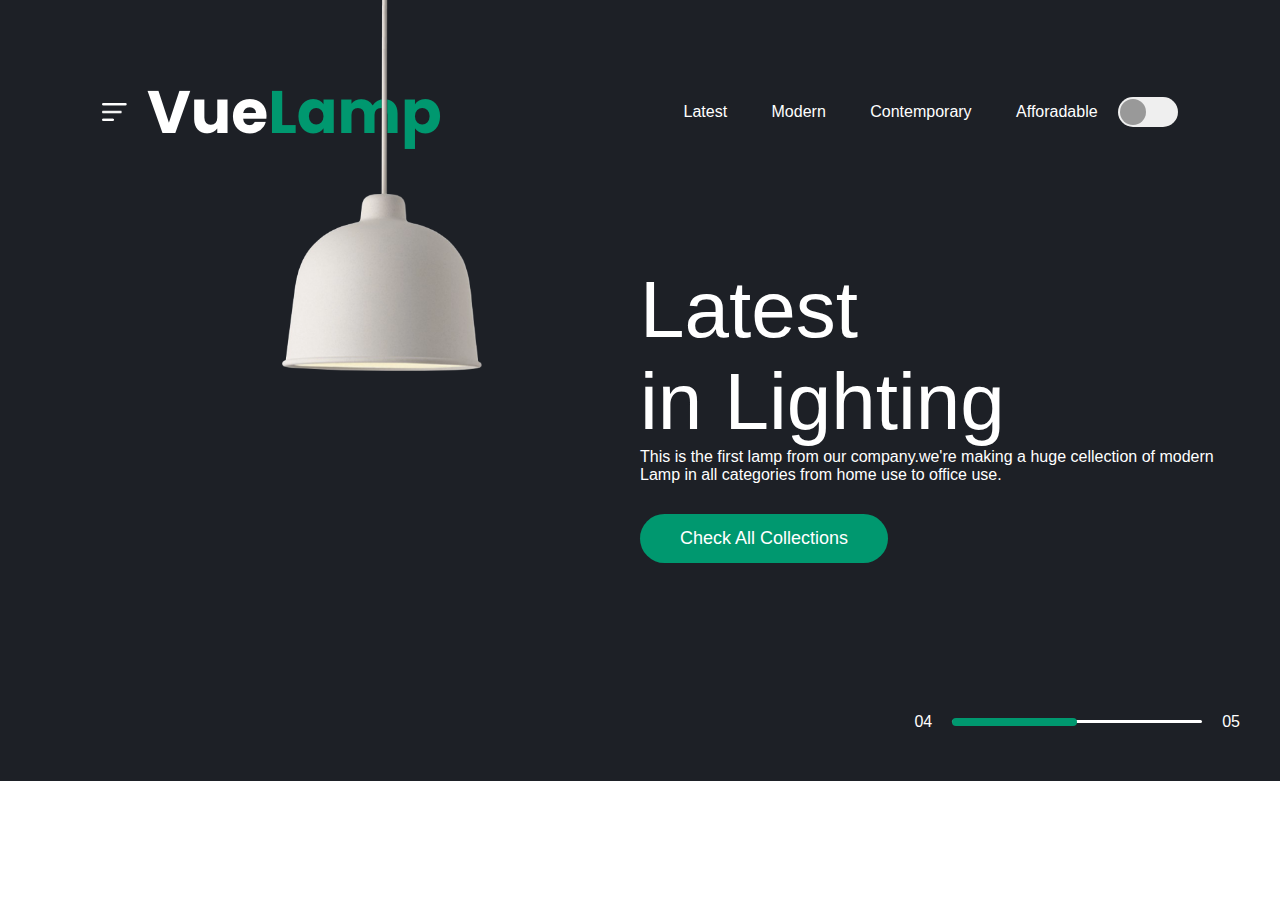
<file: index.html>
<!DOCTYPE html>
<html lang="en">
<head>
    <meta charset="UTF-8">
    <meta http-equiv="X-UA-Compatible" content="IE=edge">
    <meta name="viewport" content="width=device-width, initial-scale=1.0">
    <link rel="stylesheet" href="style.css">
    <title>FINAL</title>
</head>
<body>
    <div class="hero">
        <nav>
            <img class="menu" src="img/menu.png" alt="">
            <img class="logo" src="img/logo.png" alt="">
            <ul>
                <li><a href="">Latest</a></li>
                <li><a href="">Modern</a></li>
                <li><a href="">Contemporary</a></li>
                <li><a href="">Afforadable</a></li>
            </ul>
            <button type="button" onclick="togglebtn()" id="btn" ><span></span></button>

        </nav>

        <div class="lamp-container">
            <img class="lamp" src="img/lamp.png" alt="">
            <img class="light" src="img/light.png" id="light" alt="">
        </div>

        <div class="text-container">
            <h1>Latest<br> in Lighting</h1>
            <p>This is the first lamp from our company.we're making a huge cellection of modern Lamp in all categories from home use to office use.</p>
            <a href="">Check All Collections</a>
            <div class="control">
                <p>04</p>
                <div class="line"><span></span></div>
                <p>05</p>
            </div>

        </div>



    </div>
    <script>
        var btn = document.getElementById("btn");
        var light = document.getElementById("light");

        function togglebtn(){
            btn.classList.toggle("active");
            light.classList.toggle("on");
        }
         
    </script>
</body>
</html>
</file>
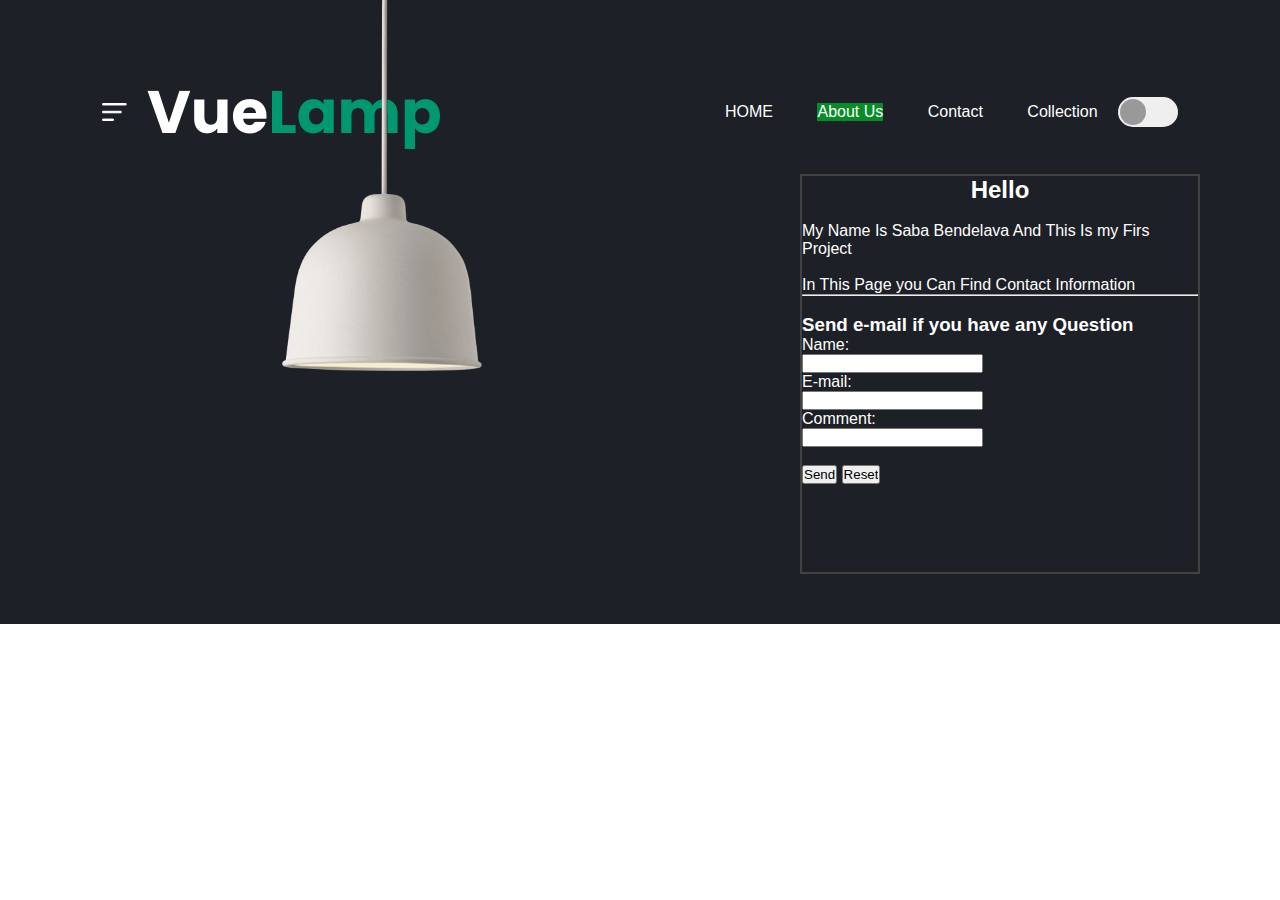
<file: About.html>
<!DOCTYPE html>
<html lang="en">
<head>
    <meta charset="UTF-8">
    <meta http-equiv="X-UA-Compatible" content="IE=edge">
    <meta name="viewport" content="width=device-width, initial-scale=1.0">
    <link rel="stylesheet" href="style.css">
    <title>FINAL</title>
</head>
<body>
    <div class="hero">
        <nav>
            <img class="menu" src="img/menu.png" alt="">
            <img class="logo" src="img/logo.png" alt="">
            <ul>
                <li><a href="home.html">HOME</a></li>
                <li class="About-us" ><a href="About.html">About Us</a></li>
                <li><a href="contact.html">Contact</a></li>
                <li><a href="Collection.html">Collection</a></li>
            </ul>
            <button type="button" onclick="togglebtn()" id="btn" ><span></span></button>

        </nav>

        <div class="lamp-container">
            <img class="lamp" src="img/lamp.png" alt="">
            <img class="light" src="img/light.png" id="light" alt="">
        </div>

        <!-- <div class="text-container">
            <h1>Latest<br> in Lighting</h1>
            <p>This is the first lamp from our company.we're making a huge cellection of modern Lamp in all categories from home use to office use.</p>
            <a href="">Check All Collections</a>
            <div class="control">
                <p>04</p>
                <div class="line"><span></span></div>
                <p>05</p>
            </div>

        </div> -->

        <!-- <div class="test">
            <h2 class="about-text">Hello <br></h2>
            <br>
            <p>My Name Is Saba Bendelava And This Is my Firs Project</p>
            <br>
            <p>In This Page you Can Find Contact Information</p>
            <hr><br>
            <img class="tel-logo" src=https://cdn-icons.flaticon.com/png/512/3059/premium/3059606.png?token=exp=1647793503~hmac=390e4ea9bf20524cc425003306826085>
            <p class="number" >598-48-16-93</p>
            <br>
            <img class="mail-logo" src="https://cdn-icons-png.flaticon.com/512/948/948593.png" alt="">
            <a href=""><p class="mail" >sbendelava87@gmail.com</p></a>
        </div> -->

        <div class="mail-form">
            <h2 class="about-text">Hello <br></h2>
            <br>
            <p>My Name Is Saba Bendelava And This Is my Firs Project</p>
            <br>
            <p>In This Page you Can Find Contact Information</p>
            <hr><br>
            <h3>Send e-mail if you have any Question</h3>

                            <!-- this is form for input email -->
            <form action="sbendelava87@gmail.com" method="post" enctype="text/plain">
                Name:<br>
                <input type="text" name="name"><br>
                E-mail:<br>
                <input type="text" name="mail"><br>
                Comment:<br>
                <input type="text" name="comment" size="20"><br><br>
                <input type="submit" value="Send">
                <input type="reset" value="Reset">
                </form>

        </div>



    </div>
    <script>
        var btn = document.getElementById("btn");
        var light = document.getElementById("light");

        function togglebtn(){
            btn.classList.toggle("active");
            light.classList.toggle("on");
        }
         
    </script>
</body>
</html>
</file>
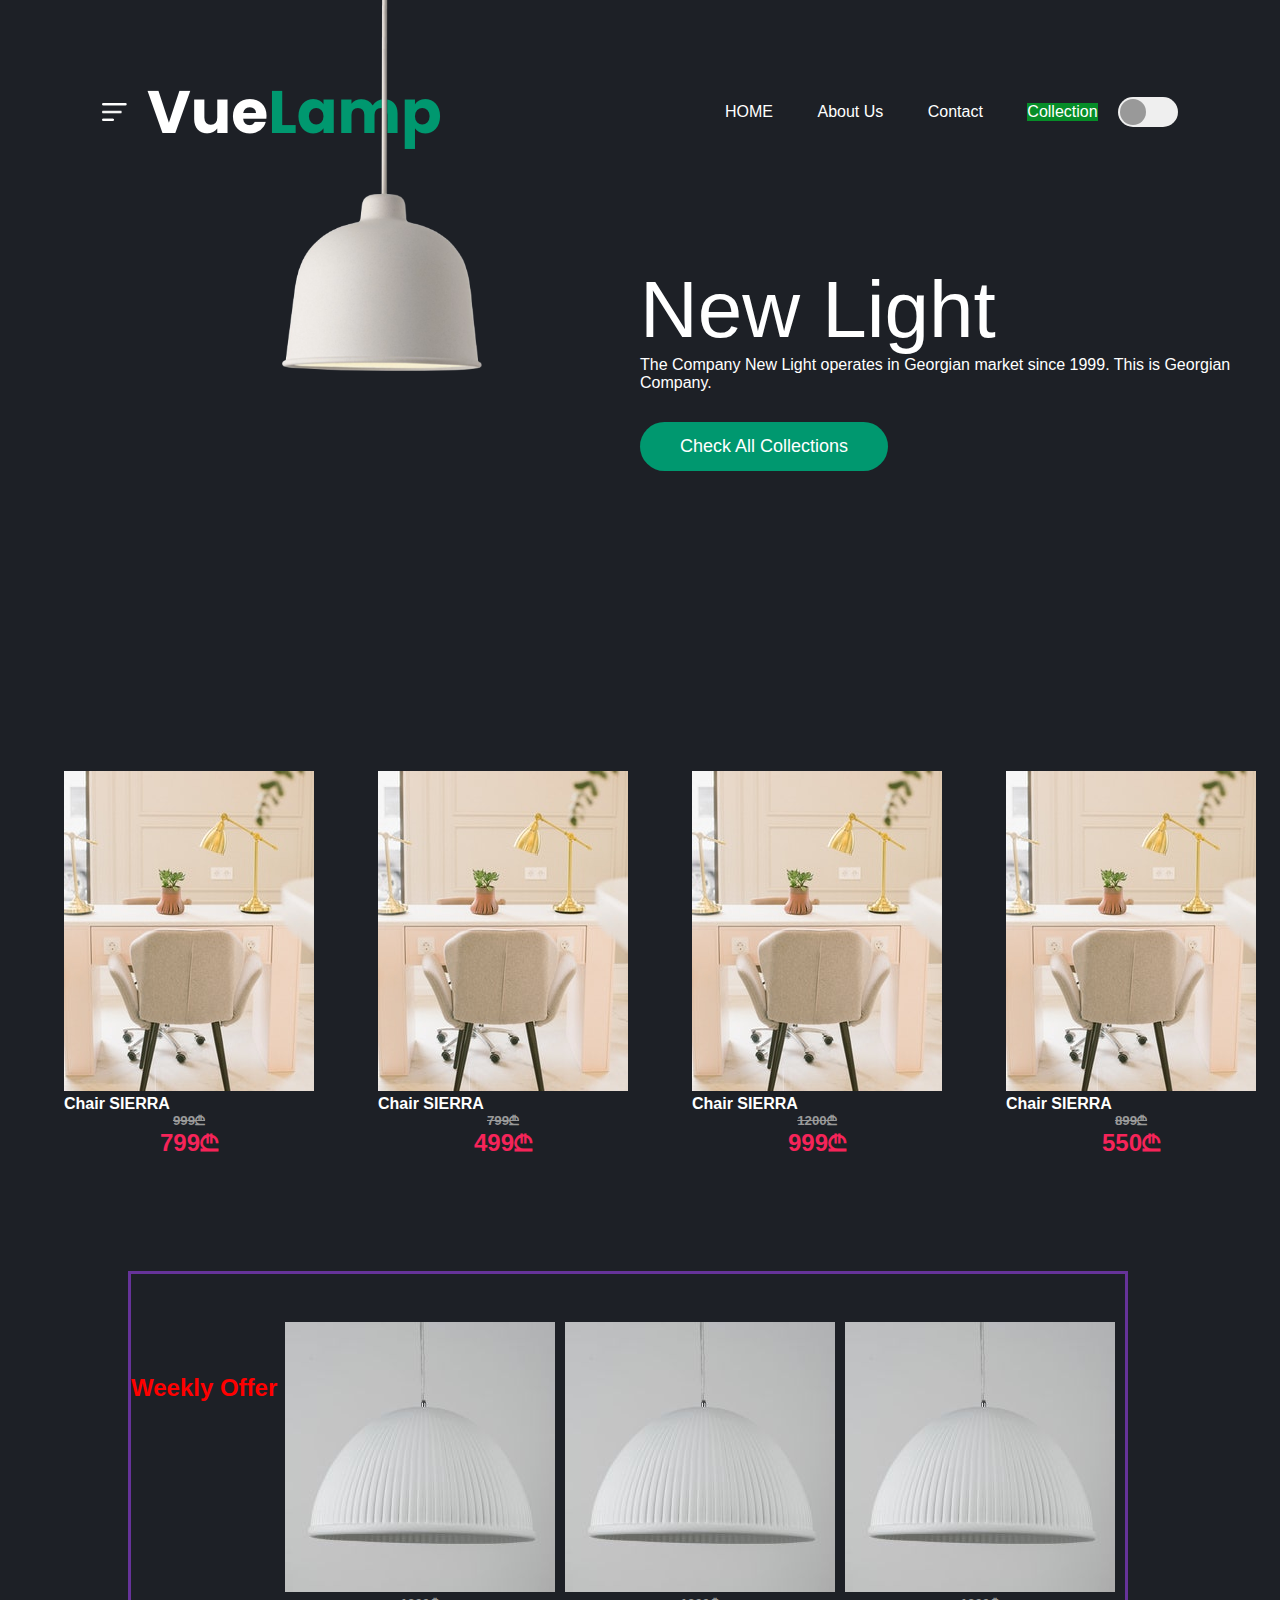
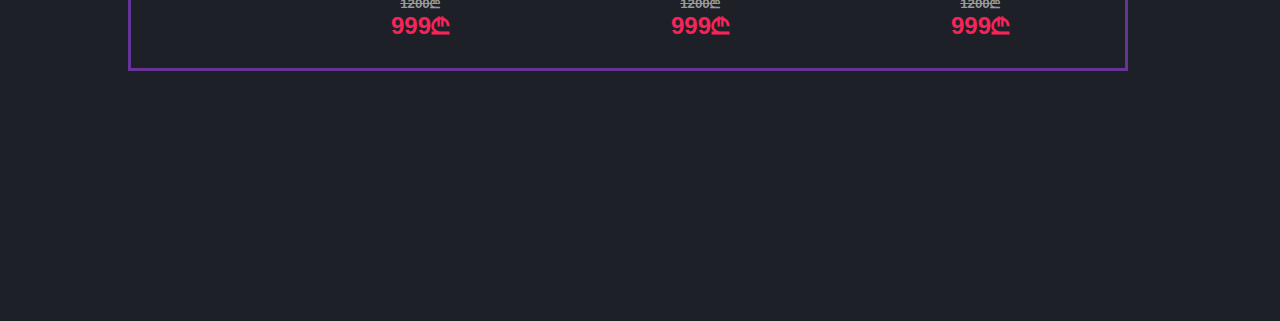
<file: Collection.html>
<!DOCTYPE html>
<html lang="en">
<head>
    <meta charset="UTF-8">
    <meta http-equiv="X-UA-Compatible" content="IE=edge">
    <meta name="viewport" content="width=device-width, initial-scale=1.0">
    <link rel="stylesheet" href="style.css">
    <title>FINAL</title>
</head>
<body>
    <div class="hero">
        <nav>
            <img class="menu" src="img/menu.png" alt="">
            <img class="logo" src="img/logo.png" alt="">
            <ul>
                <li  ><a href="home.html">HOME</a></li>
                <li><a href="About.html">About Us</a></li>
                <li><a href="contact.html">Contact</a></li>
                <li class="nivtebi" ><a href="">Collection</a></li>
            </ul>
            <button type="button" onclick="togglebtn()" id="btn" ><span></span></button>

        </nav>

        <div class="lamp-container">
            <img class="lamp" src="img/lamp.png" alt="">
            <img class="light" src="img/light.png" id="light" alt="">
        </div>

        <div class="text-container">
            <h1>New Light</h1>
            <p>The Company New Light operates in Georgian market since 1999. This is Georgian Company.</p>
            <a href="">Check All Collections</a>
            <!-- <div class="control">
                <p>04</p>
                <div class="line"><span></span></div>
                <p>05</p>
            </div> -->

        </div>
                    <!-- საიტზე გასაყიდი პროდუქცია -->

        <div class="productlist">
            <img class="produqti" src="potos/skami.jpg" alt="">
            <h4>Chair SIERRA</h4>
            <div class="price" >
                <del class="old-price" ><h5>999₾</h5></del>
                <h2>799₾</h2>
            </div>
        </div>

        <div class="productlist">
            <img class="produqti" src="potos/skami.jpg" alt="">
            <h4>Chair SIERRA</h4>
        <div class="price" >
                <del class="old-price" ><h5>799₾</h5></del>
                <h2>499₾</h2>
        </div>
        
        </div>

        <div class="productlist">
            <img class="produqti" src="potos/skami.jpg" alt="">
            <h4>Chair SIERRA</h4>
        <div class="price" >
                <del class="old-price" ><h5>1200₾</h5></del>
                <h2>999₾</h2>
        </div>
        
        </div>

        <div class="productlist">
            <img class="produqti" src="potos/skami.jpg" alt="">
            <h4>Chair SIERRA</h4>
        <div class="price" >
                <del class="old-price" ><h5>899₾</h5></del>
                <h2>550₾</h2>
        </div>
        
        </div>

                                <!-- საიტზე გასაყიდი პროდუქცია მეორე სვეტი -->


       

        <div class="charcho">
            <h2 class="offer" >Weekly Offer</h2> 
            <div class="offerlist">
                <img class="offerlistphoto" src="potos/cover_purw-fu.jpg" alt="">
                    <div class="price" >
                        <del class="old-price" ><h5>1200₾</h5></del>
                        <h2>999₾</h2>

                    </div>

            </div>

            <div class="offerlist">
                <img class="offerlistphoto" src="potos/cover_purw-fu.jpg" alt="">
                    <div class="price" >
                        <del class="old-price" ><h5>1200₾</h5></del>
                        <h2>999₾</h2>

                    </div>

            </div>
            <div class="offerlist">
                <img class="offerlistphoto" src="potos/cover_purw-fu.jpg" alt="">
                    <div class="price" >
                        <del class="old-price" ><h5>1200₾</h5></del>
                        <h2>999₾</h2>

                    </div>

            </div>
        
 
        </div>



    <script>
        var btn = document.getElementById("btn");
        var light = document.getElementById("light");

        function togglebtn(){
            btn.classList.toggle("active");
            light.classList.toggle("on");
        }
         
    </script>
</body>
</html>
</file>
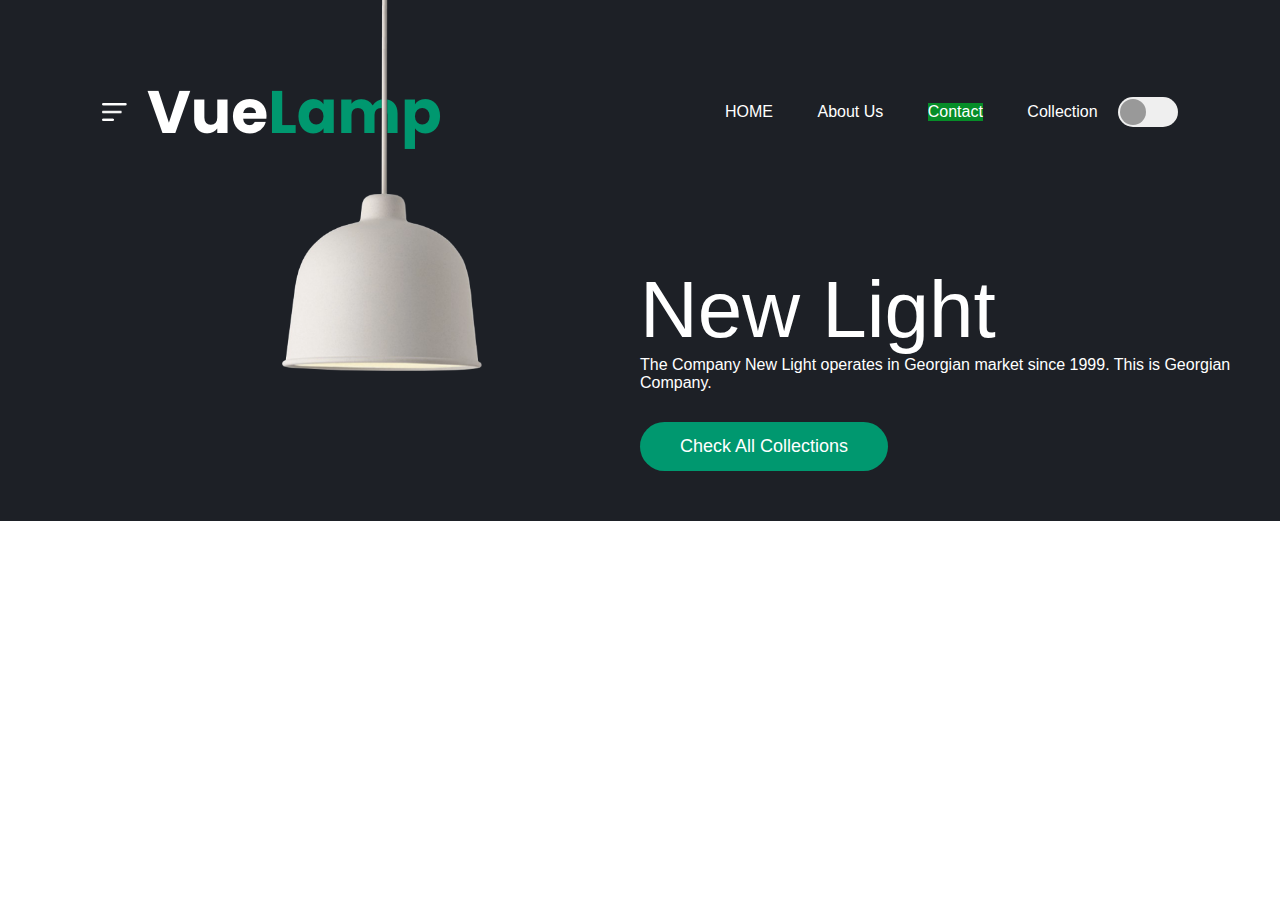
<file: contact.html>
<!DOCTYPE html>
<html lang="en">
<head>
    <meta charset="UTF-8">
    <meta http-equiv="X-UA-Compatible" content="IE=edge">
    <meta name="viewport" content="width=device-width, initial-scale=1.0">
    <link rel="stylesheet" href="style.css">
    <title>FINAL</title>
</head>
<body>
    <div class="hero">
        <nav>
            <img class="menu" src="img/menu.png" alt="">
            <img class="logo" src="img/logo.png" alt="">
            <ul>
                <li><a href="home.html">HOME</a></li>
                <li><a href="About.html">About Us</a></li>
                <li class="contact" ><a href="contact.html">Contact</a></li>
                <li><a href="Collection.html">Collection</a></li>
            </ul>
            <button type="button" onclick="togglebtn()" id="btn" ><span></span></button>

        </nav>

        <div class="lamp-container">
            <img class="lamp" src="img/lamp.png" alt="">
            <img class="light" src="img/light.png" id="light" alt="">
        </div>

        <div class="text-container">
            <h1>New Light</h1>
            <p>The Company New Light operates in Georgian market since 1999. This is Georgian Company.</p>
            <a href="">Check All Collections</a>
            
            <!-- <div class="control">
                <p>04</p>
                <div class="line"><span></span></div>
                <p>05</p>
            </div> -->

        </div>



    </div>
    <script>
        var btn = document.getElementById("btn");
        var light = document.getElementById("light");

        function togglebtn(){
            btn.classList.toggle("active");
            light.classList.toggle("on");
        }
         
    </script>
</body>
</html>
</file>
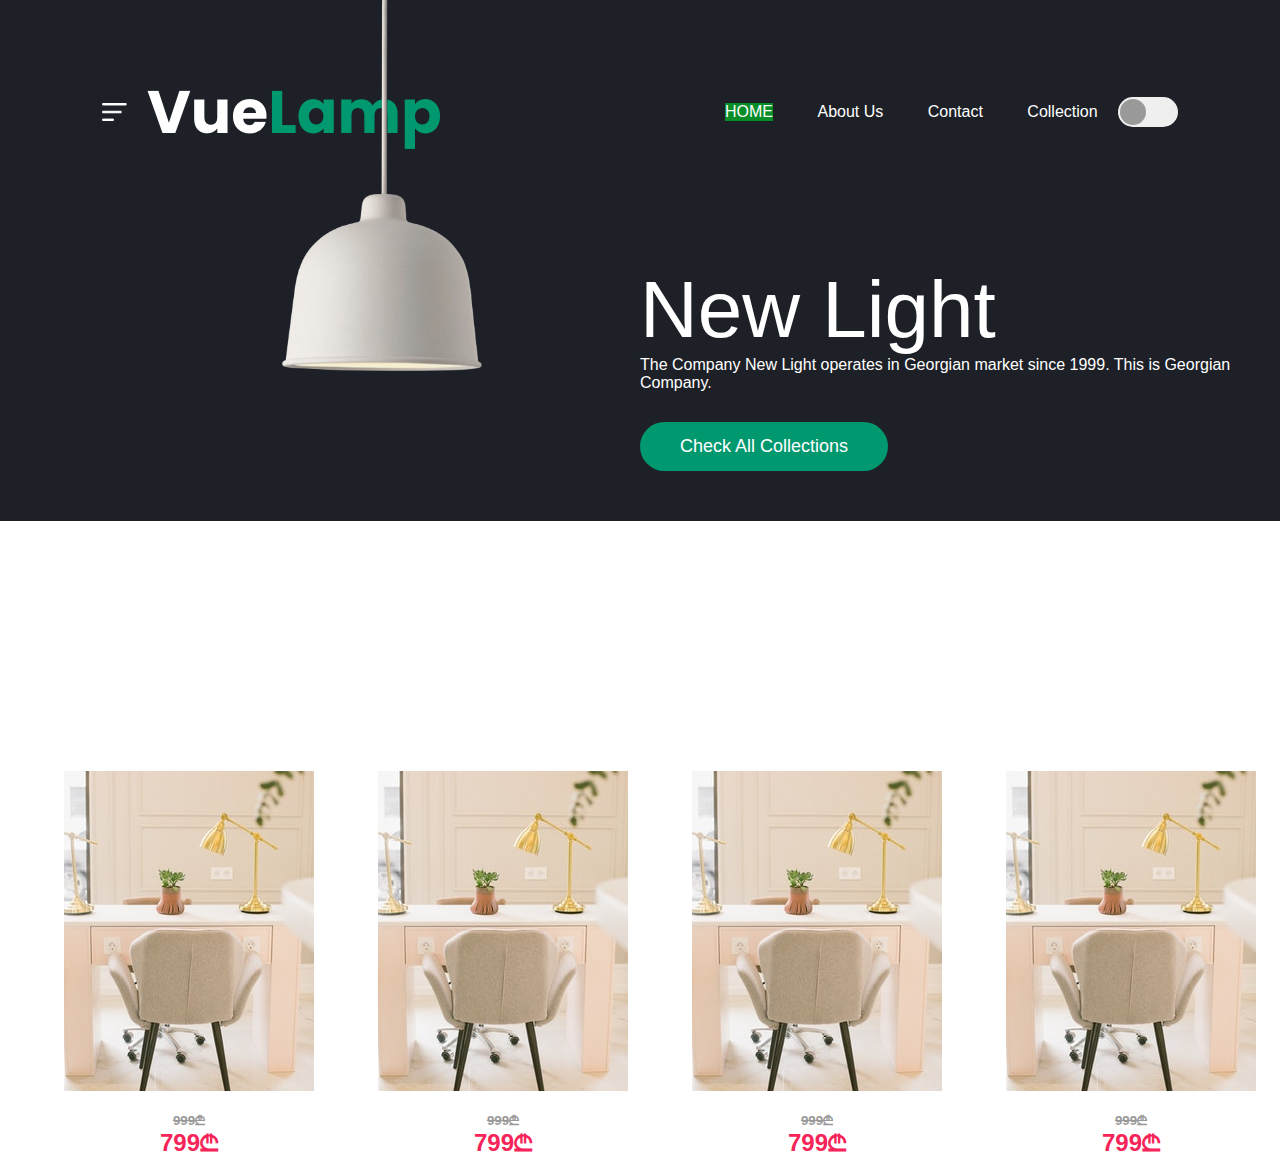
<file: home.html>
<!DOCTYPE html>
<html lang="en">
<head>
    <meta charset="UTF-8">
    <meta http-equiv="X-UA-Compatible" content="IE=edge">
    <meta name="viewport" content="width=device-width, initial-scale=1.0">
    <link rel="stylesheet" href="style.css">
    <title>FINAL</title>
</head>
<body>
    <div class="hero">
        <nav>
            <img class="menu" src="img/menu.png" alt="">
            <img class="logo" src="img/logo.png" alt="">
            <ul>
                <li class="home" ><a href="home.html">HOME</a></li>
                <li><a href="About.html">About Us</a></li>
                <li><a href="contact.html">Contact</a></li>
                <li><a href="Collection.html">Collection</a></li>
            </ul>
            <button type="button" onclick="togglebtn()" id="btn" ><span></span></button>

        </nav>

        <div class="lamp-container">
            <img class="lamp" src="img/lamp.png" alt="">
            <img class="light" src="img/light.png" id="light" alt="">
        </div>

        <div class="text-container">
            <h1>New Light</h1>
            <p>The Company New Light operates in Georgian market since 1999. This is Georgian Company.</p>
            <a href="Collection.html">Check All Collections</a>
            <!-- <div class="control">
                <p>04</p>
                <div class="line"><span></span></div>
                <p>05</p>
            </div> -->

        </div>
                    <!-- საიტზე გასაყიდი პროდუქცია -->
        <!-- <div class="shoping">
            <img class src="potos/pexels-maria-gloss-4197693 (4).jpg" alt="">
            <h4>Chair SIERRA</h4>
            <br>
            <div class="price" >
                <del class="old-price" ><h5>800₾</h5></del>
                <h2>400₾</h2>
            </div>
            
            
            
        </div>

        <div class="shoping">
            <img class src="potos/pexels-maria-gloss-4197693 (4).jpg" alt="">
            <h4>Chair SIERRA</h4>
            <br>
            <div class="price" >
                <del class="old-price" ><h5>800₾</h5></del>
                <h2>400₾</h2>
            </div>
            
            
            
        </div>

        <div class="shoping">
            <img class src="potos/pexels-maria-gloss-4197693 (4).jpg" alt="">
            <h4>Chair SIERRA</h4>
            <br>
            <div class="price" >
                <del class="old-price" ><h5>800₾</h5></del>
                <h2>400₾</h2>
            </div>
            
            
            
        </div>

        <div class="shoping">
            <img class src="potos/pexels-maria-gloss-4197693 (4).jpg" alt="">
            <h4>Chair SIERRA</h4>
            <br>
            <div class="price" >
                <del class="old-price" ><h5>800₾</h5></del>
                <h2>400₾</h2>
            </div>
            
            
            
        </div> -->

        <div class="productlist">
            <img class="produqti" src="potos/skami.jpg" alt="">
            <h4>Chair SIERRA</h4>
            <div class="price" >
                <del class="old-price" ><h5>999₾</h5></del>
                <h2>799₾</h2>
            </div>
        </div>
        <div class="productlist">
            <img class="produqti" src="potos/skami.jpg" alt="">
            <h4>Chair SIERRA</h4>
            <div class="price" >
                <del class="old-price" ><h5>999₾</h5></del>
                <h2>799₾</h2>
            </div>
        </div>
        <div class="productlist">
            <img class="produqti" src="potos/skami.jpg" alt="">
            <h4>Chair SIERRA</h4>
            <div class="price" >
                <del class="old-price" ><h5>999₾</h5></del>
                <h2>799₾</h2>
            </div>
        </div>
        <div class="productlist">
            <img class="produqti" src="potos/skami.jpg" alt="">
            <h4>Chair SIERRA</h4>
            <div class="price" >
                <del class="old-price" ><h5>999₾</h5></del>
                <h2>799₾</h2>
            </div>
        </div>
        


    </div>
    <script>
        var btn = document.getElementById("btn");
        var light = document.getElementById("light");

        function togglebtn(){
            btn.classList.toggle("active");
            light.classList.toggle("on");
        }
         
    </script>
</body>
</html>
</file>
<file: style.css>
*{
    margin: 0;
    padding: 0;
    font-family:sans-serif;
    box-sizing: border-box;
}

.hero{
    background: #1d2026;
    padding: 50px 0px;
    width: 100%;
    color: #fff;
    position: relative;
}
nav{
    display: flex;
    align-items: center;
    padding: 20px 8%;
}
nav .menu{
    width: 25px;
    margin-right: 20px;
    cursor: pointer;
}
menu .logo{
    width: 160px;
    cursor: pointer;
}
nav ul{
    flex: 1;
    text-align: right;
}
nav ul li{
    display: inline-block;
    list-style: none;
    margin: 0 20px;

}
nav ul li a{
    text-decoration: none;
    color: #fff;
}
button{
    background: #efefef;
    height: 30px;
    width: 60px;
    border-radius: 20px;
    border: 0;
    outline: 0;
    cursor: pointer;
    transition: background 0.5s;
}
button span{
    display: block;
    background: #999;
    height: 26px;
    width: 26px;
    border-radius: 50%;
    margin-left: 2px;
    transition: background 0.5s,margin-left 0.5s;

}

.lamp-container{
    position: absolute;
    top: -12px;
    left: 22%;
    width: 200px;

}

.lamp{
    width: 100%;

}

.light{
    position: absolute;
    top: 97%;
    left: 50%;
    transform: translateX(-50%);
    width: 700px;
    margin-left: -10px;
    opacity: 0;
    transition: opacity 0.5s;


}

.text-container{
    max-width: 600px;
    margin-top: 7%;
    margin-left: 50%;

}
.text-container h1{
    font-size: 80px;
    font-weight: 400;
}
.text-container a{
    text-decoration: none;
    background: #00986f;
    padding: 14px 40px;
    display: inline-block;
    color: #fff;
    font-size: 18px;
    margin-top: 30px;
    border-radius: 30px;

}

.control{
    display: flex;
    align-items: center;
    justify-content: flex-end;
    margin-top: 150px;
}
.control .line{
    width: 250px;
    height: 3px;
    background: #fff;
    margin: 0 20px;
    border-radius: 2px;
}
.control .line span{
    width: 50%;
    height: 8px;
    margin-top: -2px;
    border-radius: 4px;
    background: #00986f;
    display: block;
}
.active{
    background: green;

}
.active span{
    background: #fff;
    margin-left: 31px;

}
.on{
    opacity: 1;
}
.mail-form{
    border: 2px solid rgb(68, 65, 65);
    width: 400px;
    height: 400px;
    margin-top: 10 500px;
    margin-left: 800px;
}
.about-text{
    text-align: center;
}
.tel-logo{
    height: 25px;
    height: 25px;
}
.number{
    margin-left: 35px;
    margin-top: -23px;
}
.mail-logo{
    height: 25px;
    height: 25px;
}
.mail{
    margin-left: 35px;
    margin-top: -23px;

}
.About-us{
    background: rgb(6, 141, 40);
}
.home{
    background: rgb(6, 141, 40);

}


.nivtebi{
    background: rgb(6, 141, 40);
}
.contact{
    background: rgb(6, 141, 40);
}
.shoping{
    /* width: 250px; */
    width: 15%;
    height: 400px;
    margin-left:80px;
    margin-top: 400px;
    float:left
}
/* h2 h6{
    text-align: center;
    color: #f62459;
} */

.price{
    text-align: center;
    color: #f62459;
}
.old-price{
color: #999;
}

.productlist{
    float: left;
    margin-left: 5%;
}

.produqti{
    width: 250px;
    height: 320px;
    /* border: 1px solid rebeccapurple; */
    /* padding-left: 10px; */
    margin-top: 300px;
    transition: width 1s, height 1s;
}

.produqti:hover{
    width: 300px;
    height: 370px;
}
        /* Weekly Offer ჩარჩო */
.charcho{
    width: 1000px;
    height: 400px;
    /* margin-top: 800px; */
    margin-top: 800px;
    margin-bottom: 200px;
    margin-left: 10%;
    border: 3px solid rebeccapurple;
}

.offer{
    color: red;
    padding-top:100px;
}

.offerlist{
    margin-top: -80px;
    margin-right: 10px;
    float: right;
    
}

.offerlistphoto:hover{
    width: 300px;
    height: 370px;
}
</file>
